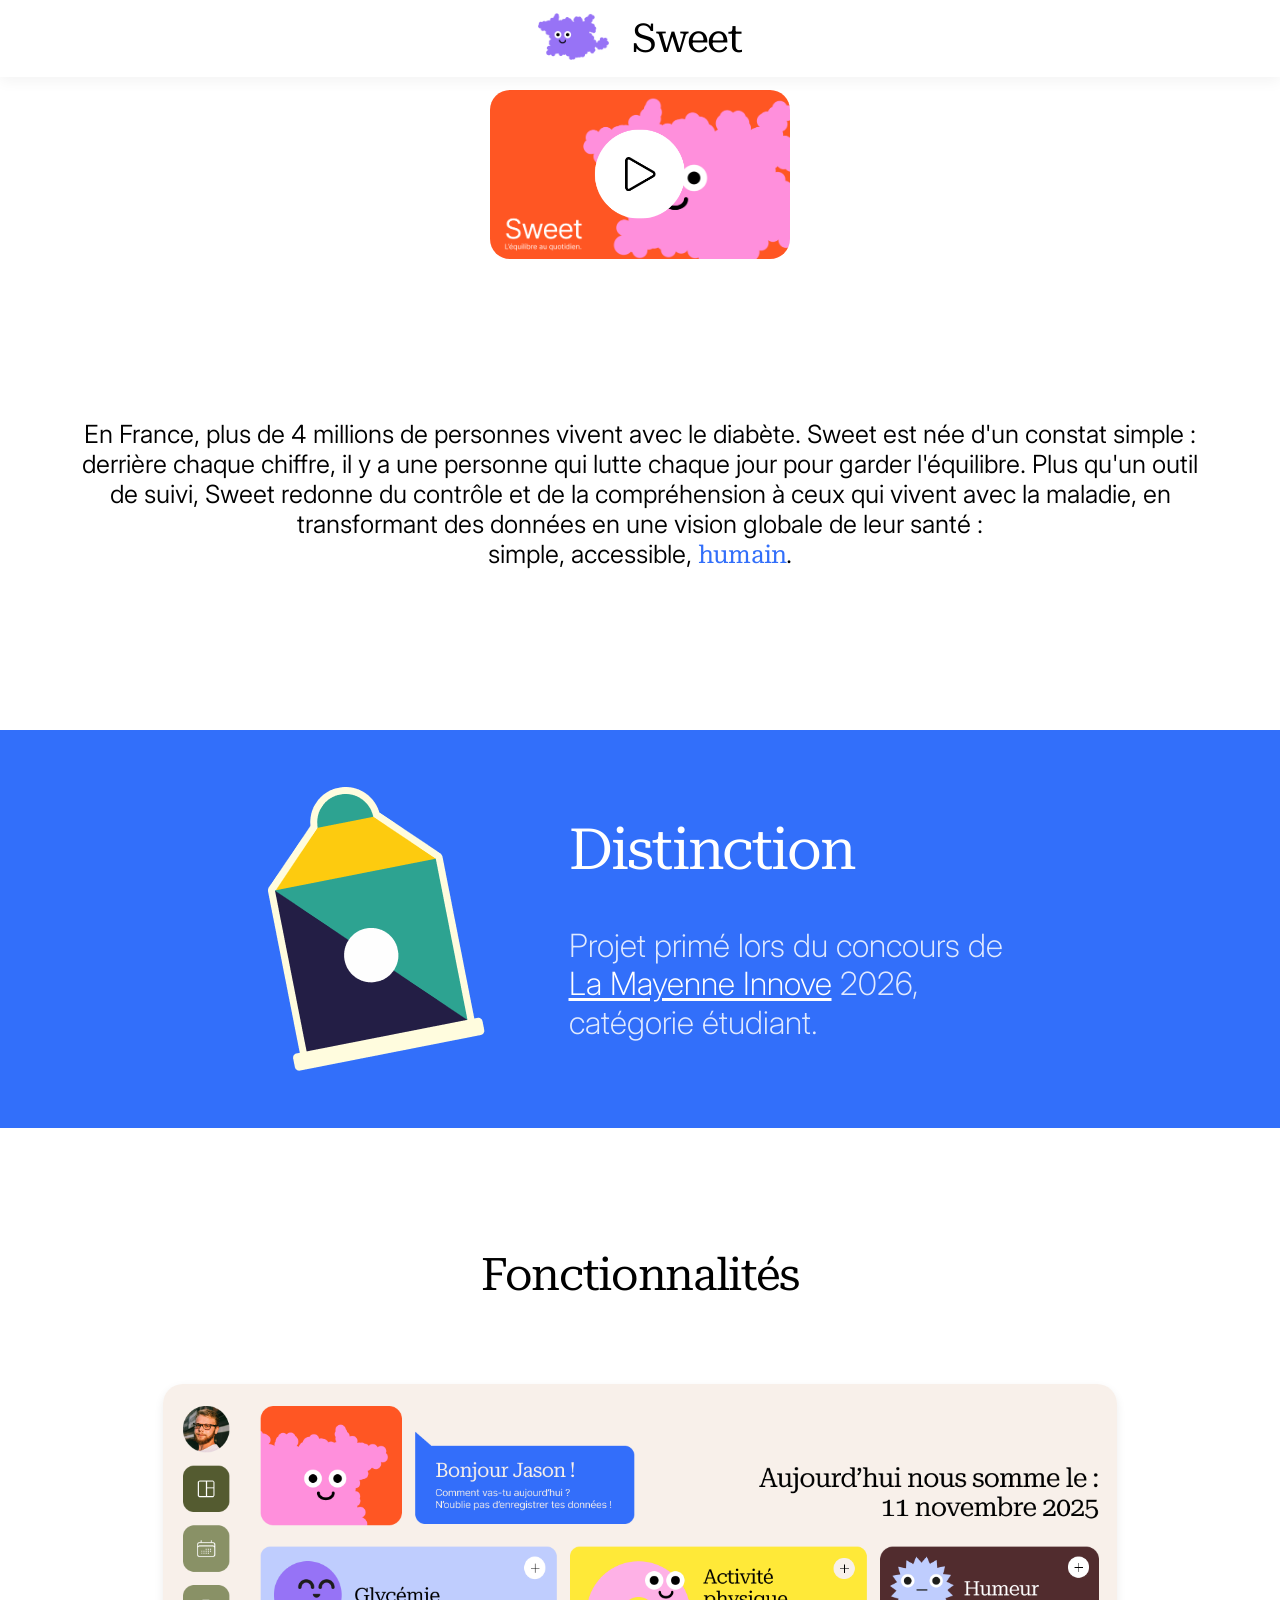
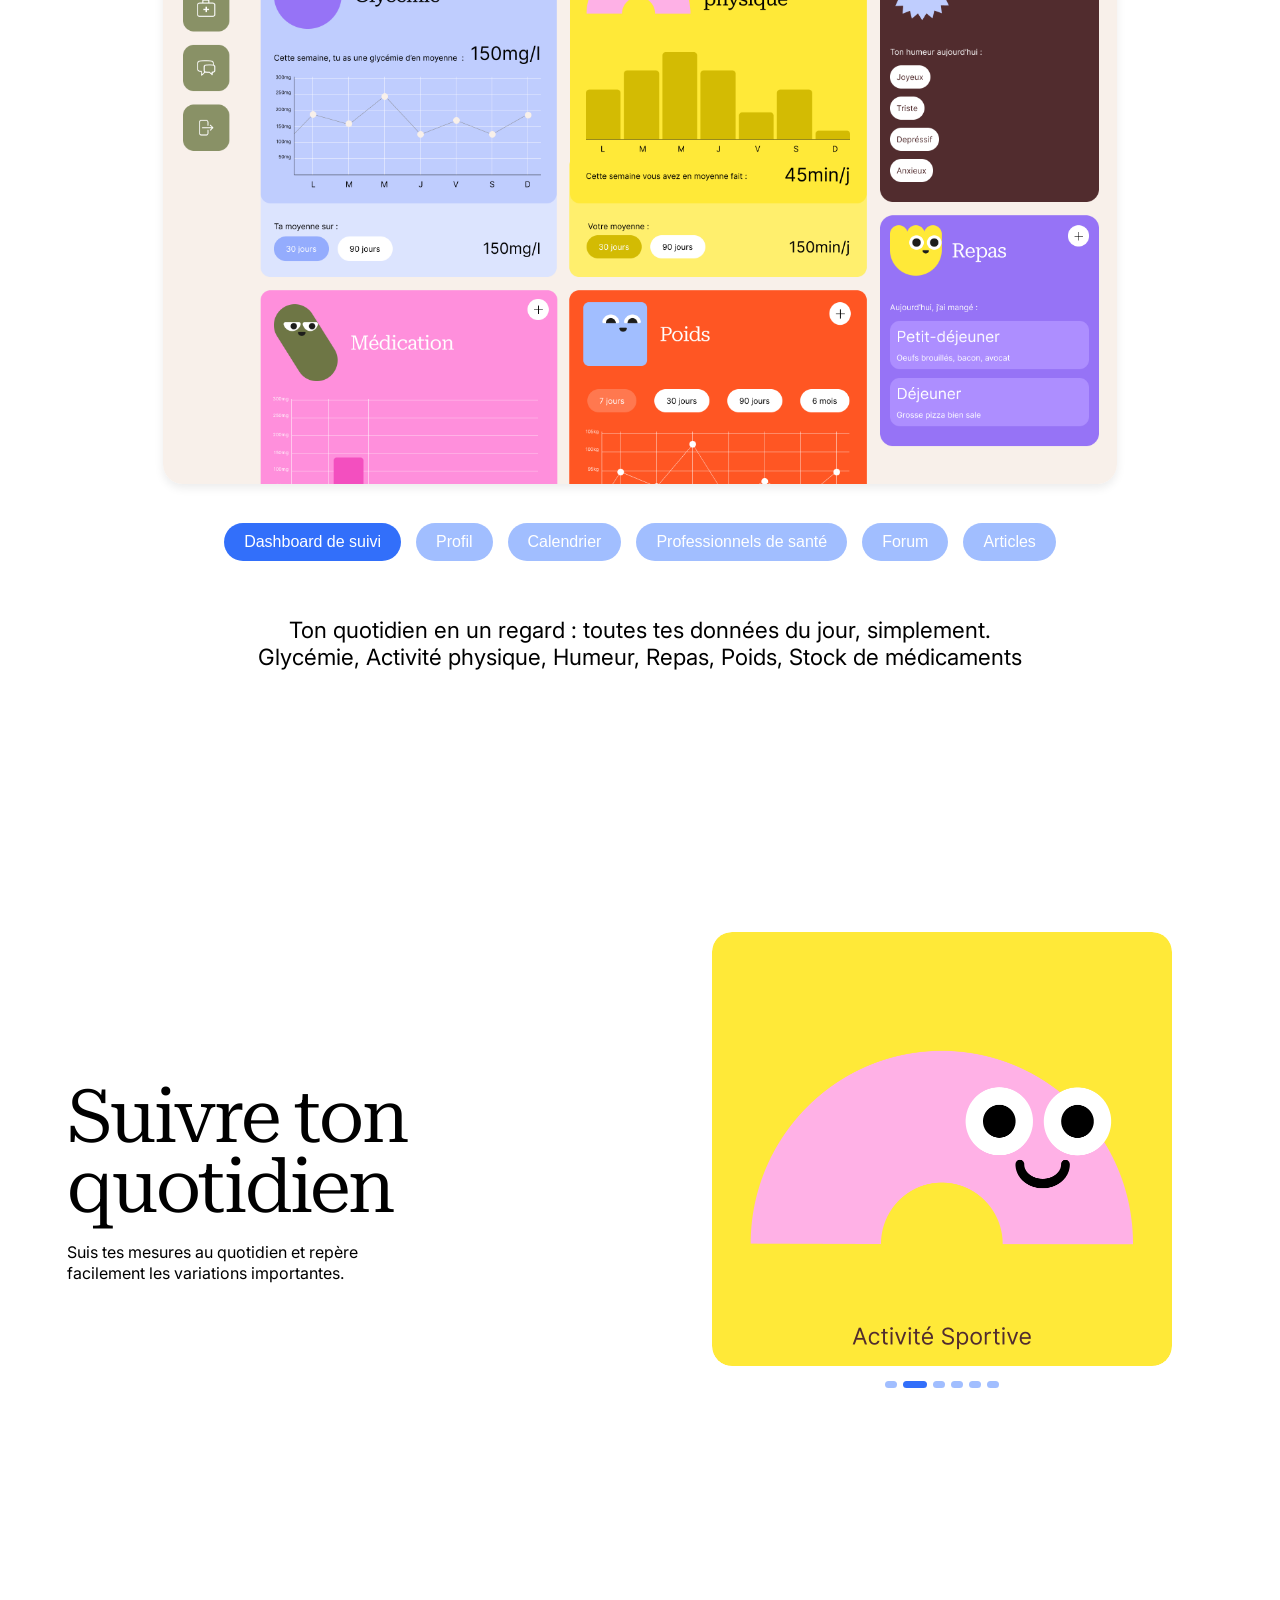
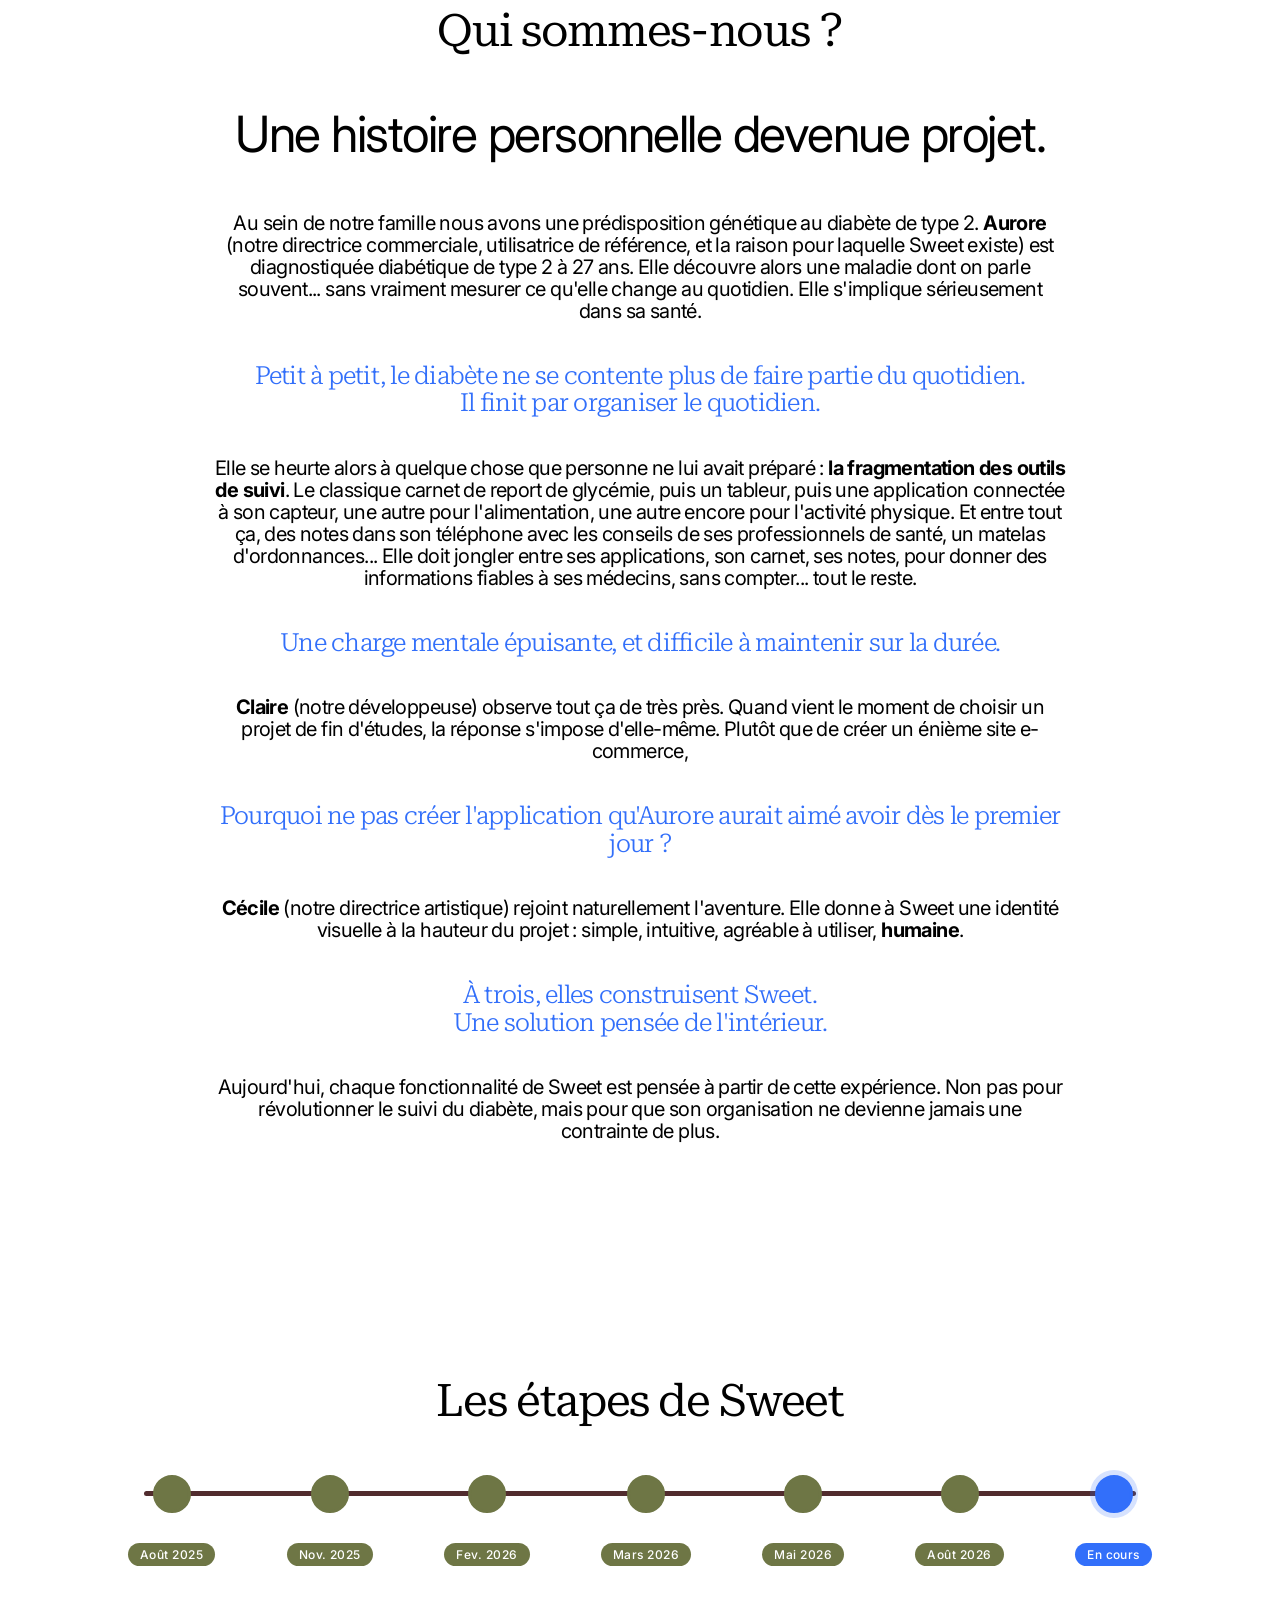
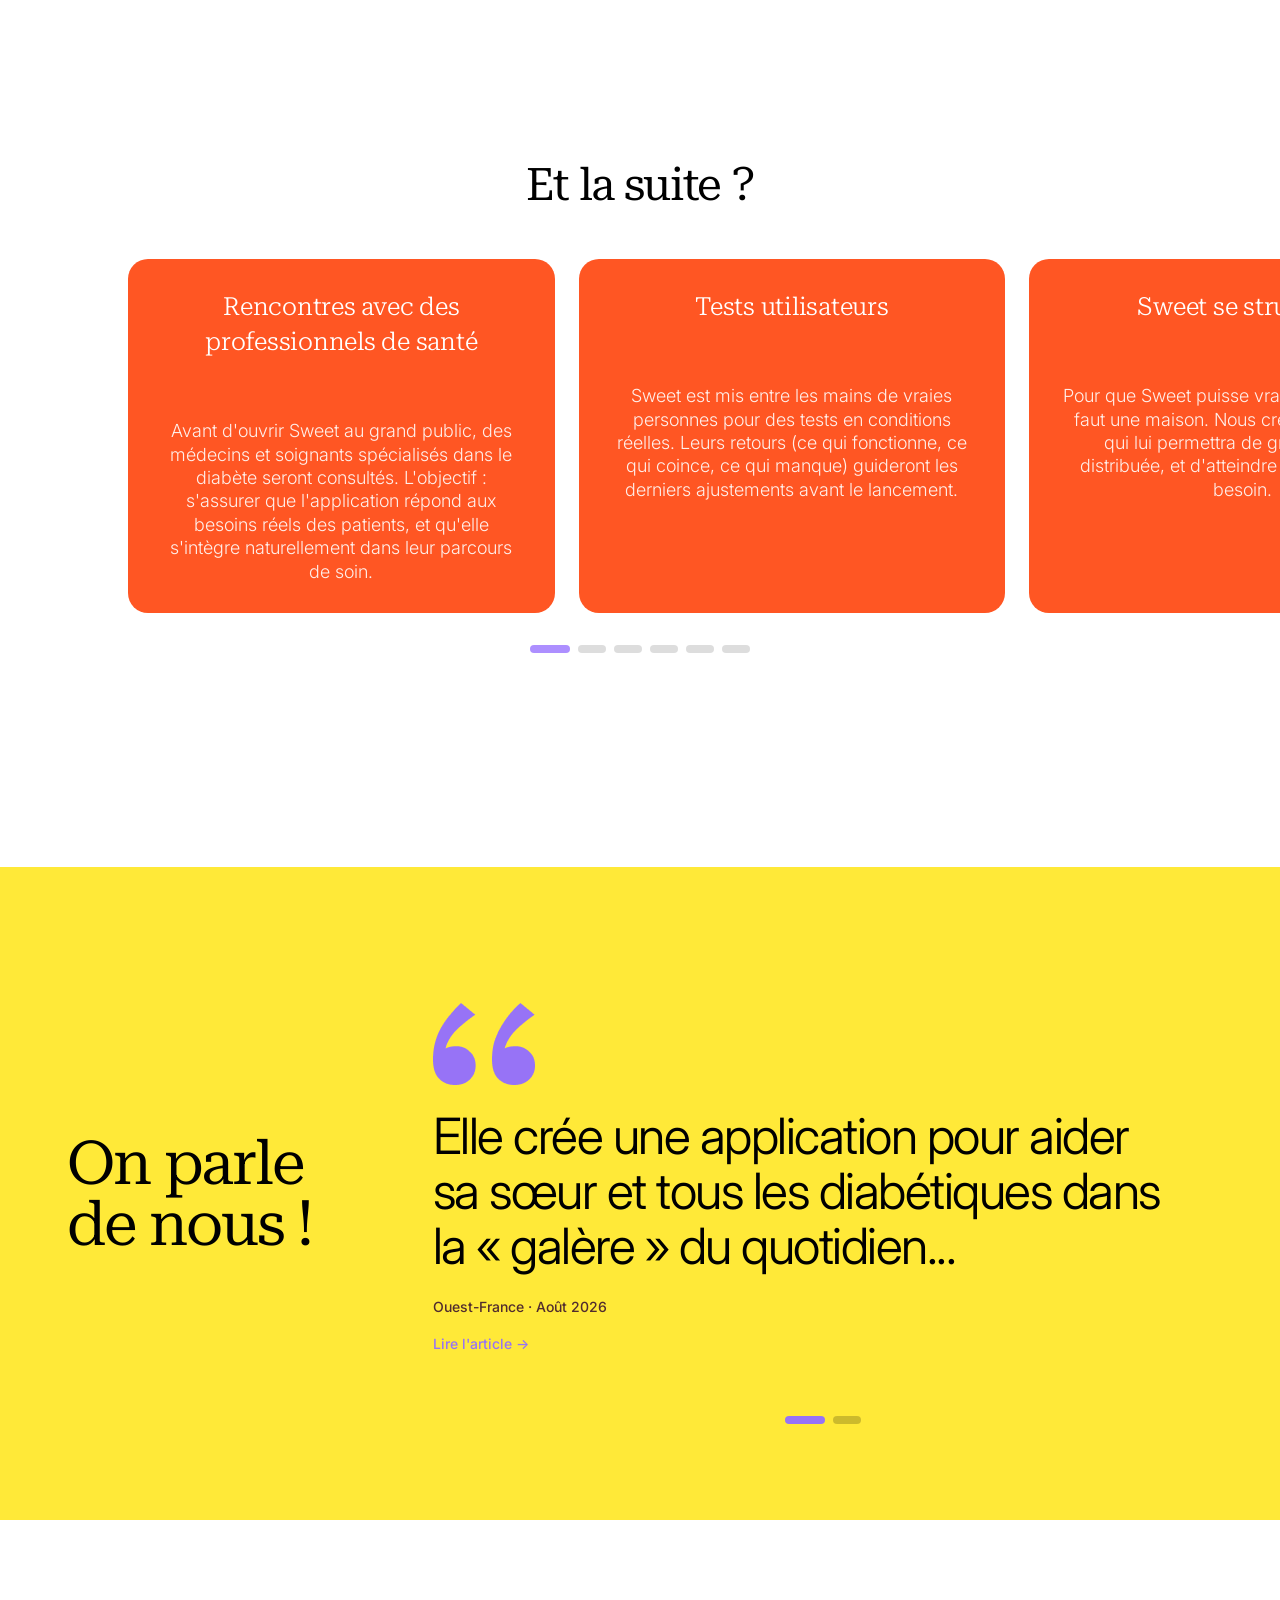
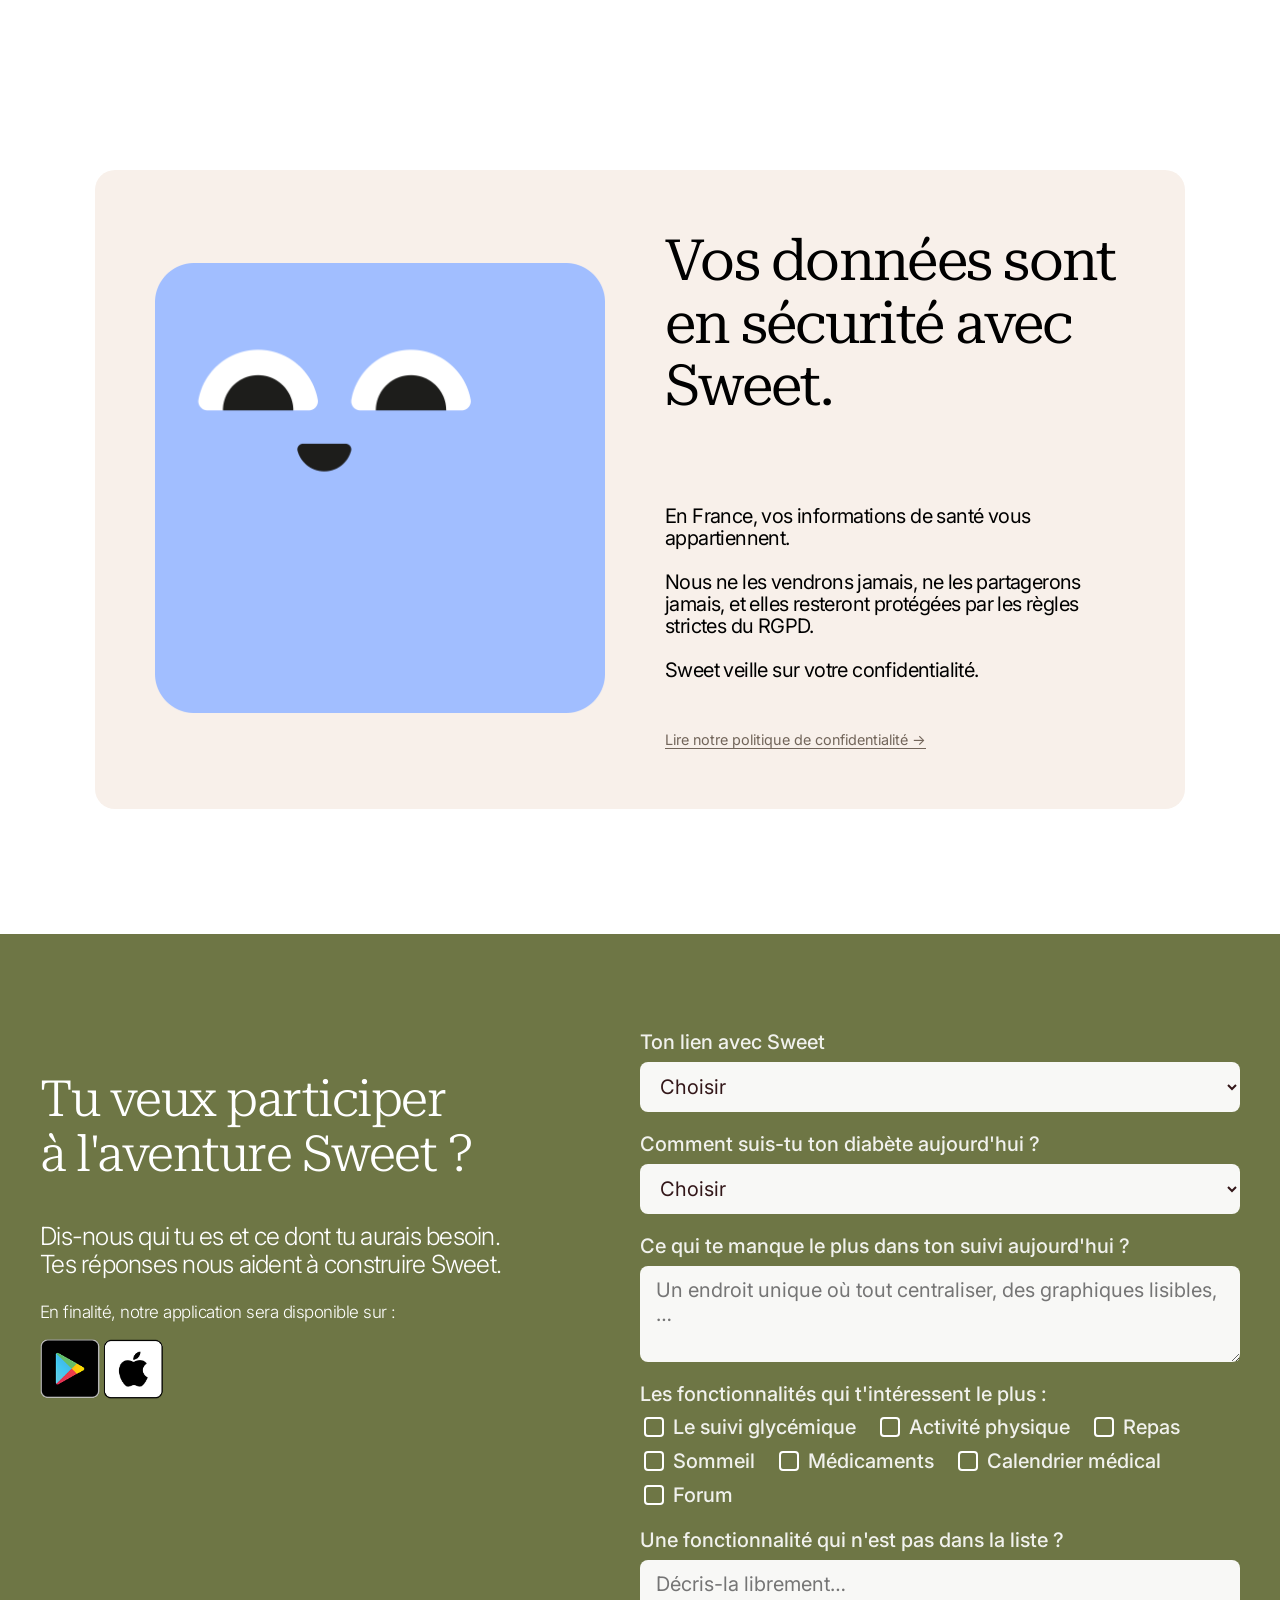
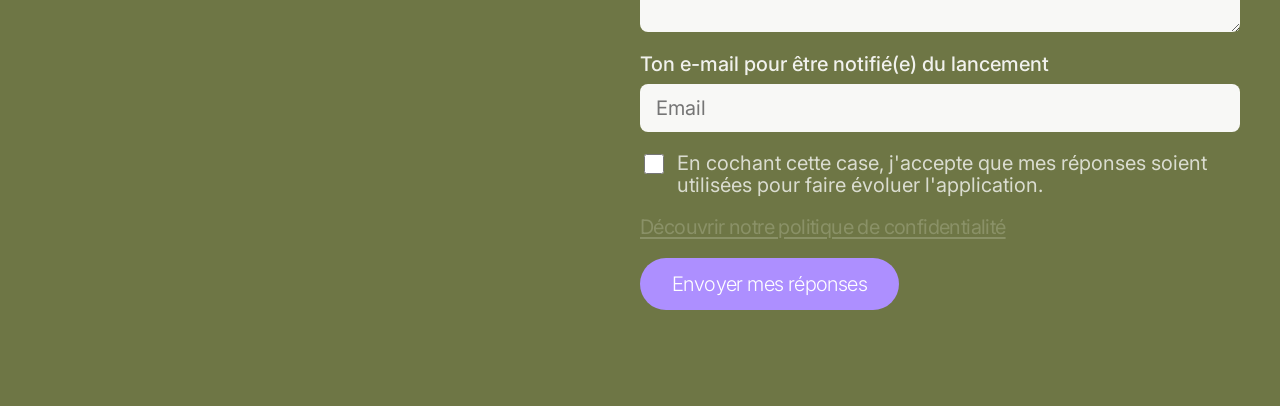
<file: index.html>
<!DOCTYPE html>
<html lang="fr">
  <head>
    <meta charset="UTF-8" />
    <link rel="icon" type="image/svg+xml" href="assets/favicon/favicon.webp" />
    <meta name="viewport" content="width=device-width, initial-scale=1.0" />
    <title>Sweet – Suivi du diabète, simple et humain</title>
    <meta name="description" content="Découvrez Sweet, le projet qui simplifie le suivi du diabète au quotidien. Notre histoire, nos fonctionnalités, et comment suivre l'aventure." />
    <link rel="preconnect" href="https://fonts.googleapis.com">
    <link rel="preconnect" href="https://fonts.gstatic.com" crossorigin>
    <link href="https://fonts.googleapis.com/css2?family=Inter:ital,opsz,wght@0,14..32,100..900;1,14..32,100..900&family=Roboto+Serif:ital,opsz,wght@0,8..144,100..900;1,8..144,100..900&family=Roboto:ital,wght@0,100..900;1,100..900&display=swap" rel="stylesheet">
    <link rel="stylesheet" href="styles/style.css">
  </head>

  <body>
    <!-- ========== HEADER ========== -->
    <header class="header">
      <div class="header__logo">
        <img src="assets/header/logo-header.png" alt="Logo Sweet">
      </div>
      <h1 class="header_title">Sweet</h1>
    </header>

    <main>
      <!-- ========== HERO ========== -->
      <section class="hero">
        <div class="hero__video-wrapper">
          <div class="hero__cover" id="heroCover">
            <img src="assets/hero/heroSectionDesktop.png" alt="Mascotte Sweet souriante">

            <!-- Bouton Play central : disparaît automatiquement avec le cover -->
            <button class="hero__btn hero__btn--play-trigger" aria-label="Lancer la vidéo">
              <img src="assets/icons/hero/icon-play-bold.png" alt="">
            </button>
          </div>

          <video id="heroVideo" playsinline>
            <source src="assets/video/presentation.mp4" type="video/mp4">
          </video>

          <div class="hero__controls">
            <button class="hero__btn" id="heroPlayBtn" aria-label="Lecture / Pause">
              <img src="assets/icons/hero/icon-pause.png" alt="" id="heroPlayIcon" />
            </button>

            <button class="hero__btn" id="heroVolumeBtn" aria-label="Son">
              <img src="assets/icons/hero/icon-volume-OFF.png" alt="" id="heroVolumeIcon" />
            </button>
          </div>
        </div>
      </section>

      <!-- ========== INTRO ========== -->
      <section class="intro">
        <div class="intro__container">
          <p>
            En France, plus de 4 millions de personnes vivent avec le diabète. Sweet est née d'un constat simple : derrière chaque chiffre, il y a une personne qui lutte chaque jour pour garder l'équilibre. Plus qu'un outil de suivi, Sweet redonne du contrôle et de la compréhension à ceux qui vivent avec la maladie, en transformant des données en une vision globale de leur santé :<br>
            simple, accessible, <span class="highlight">humain</span>.
          </p>
        </div>
      </section>

      <!-- ========== DISTINCTION ========== -->
      <section class="distinction">
        <div class="distinction__container">
          <img src="assets/distinction/trophee-LMI.png" alt="Trophée Mayenne Innove" class="distinction__badge" />

          <div class="distinction__content">
            <h2 class="distinction__title">Distinction</h2>

            <p class="distinction__text">
              Projet primé lors du concours de
              <a href="https://lamayenneinnove.ouest-france.fr/" target="_blank" rel="noopener">La Mayenne Innove</a> 2026,
              catégorie étudiant.
            </p>
          </div>
        </div>
      </section>

      <!-- ========== FONCTIONNALITÉS ========== -->
      <section class="features" id="features">
        <div class="features__container">
          <h2 class="features__title section-title">Fonctionnalités</h2>

          <div class="features__image">
            <img id="feature-image" src="assets/fonctionnalites/FonctionnaliteDashboard.png" alt="Aperçu du tableau de bord Sweet" />
          </div>

          <div class="features__tags">
            <button
              class="tag tag--active"
              data-image="assets/fonctionnalites/FonctionnaliteDashboard.png"
              data-text="Ton quotidien en un regard : toutes tes données du jour, simplement. Glycémie, Activité physique, Humeur, Repas, Poids, Stock de médicaments">
              Dashboard de suivi
            </button>

            <button
              class="tag"
              data-image="assets/fonctionnalites/fonctionnaliteProfil.png"
              data-text="Ton espace personnel : ajuste tes infos, tes médicaments et leurs quantités, garde le contrôle sur tes données.">
              Profil
            </button>

            <button
              class="tag"
              data-image="assets/fonctionnalites/FonctionnaliteCalendar.png"
              data-text="Ne perds plus le fil : retrouve, modifie, ajoute tes données, et rendez-vous au bon moment.">
              Calendrier
            </button>

            <button
              class="tag"
              data-image="assets/fonctionnalites/FonctionnaliteProfessionnelsDeSante.png"
              data-text="Tes médecins, note tes échanges, ajoute tes documents, suis l'évolution de tes rendez-vous, tout à portée de main.">
              Professionnels de santé
            </button>

            <button
              class="tag"
              data-image="assets/fonctionnalites/fonctionnaliteForum.png"
              data-text="Discute, partage et trouve des idées concrètes pour ton quotidien.">
              Forum
            </button>

            <button
              class="tag"
              data-image="assets/fonctionnalites/FonctionnaliteArticles.png"
              data-text="Des infos claires et utiles pour mieux vivre avec ton diabète.">
              Articles
            </button>
          </div>

          <p id="feature-description" class="features__description">
            Ton quotidien en un regard : toutes tes données du jour, simplement. Glycémie, Activité physique, Humeur, Repas, Poids, Stock de médicaments
          </p>
        </div>
      </section>

      <!-- ========== SUIVRE TON QUOTIDIEN ========== -->
      <section class="daily">
        <div class="daily__container">
          <div class="daily__text">
            <h2>Suivre ton quotidien</h2>

            <p>Suis tes mesures au quotidien et repère facilement les variations importantes.</p>
          </div>

          <div class="daily__carousel">
            <div class="carousel__track">
              <img src="assets/quotidien/FonctionnaliteGlycemie.png" alt="Suivi glycémie Sweet" class="carousel__item" />

              <img src="assets/quotidien/FonctionnaliteActiviteSportive.png" alt="Suivi activité sportive Sweet" class="carousel__item" />

              <img src="assets/quotidien/FonctionnaliteHumeur.png" alt="Suivi humeur Sweet" class="carousel__item" />

              <img src="assets/quotidien/FonctionnaliteMedication.png" alt="Suivi médicaments Sweet" class="carousel__item" />

              <img src="assets/quotidien/FonctionnalitePoids.png" alt="Suivi poids Sweet" class="carousel__item" />

              <img src="assets/quotidien/FonctionnaliteRepas.png" alt="Suivi repas Sweet" class="carousel__item" />
            </div>

            <div class="carousel__dots">
              <span class="dot dot--active"></span>

              <span class="dot"></span>

              <span class="dot"></span>

              <span class="dot"></span>

              <span class="dot"></span>

              <span class="dot"></span>
            </div>
          </div>
        </div>
      </section>

      <!-- ========== QUI SOMMES-NOUS ? ========== -->
      <section class="about" id="about">
        <div class="about__container">
          <h2 class="about__label section-title">Qui sommes-nous ?</h2>

          <p class="about__subtitle">Une histoire personnelle devenue projet.</p>

          <p class="about__body">
            Au sein de notre famille nous avons une prédisposition génétique au diabète de type 2.
            <strong>Aurore</strong> (notre directrice commerciale, utilisatrice de référence, et la raison pour laquelle Sweet existe) est diagnostiquée diabétique de type 2 à 27 ans. Elle découvre alors une maladie dont on parle souvent... sans vraiment mesurer ce qu'elle change au quotidien. Elle s'implique sérieusement dans sa santé.
          </p>

          <blockquote class="about__pull">
            Petit à petit, le diabète ne se contente plus de faire partie du quotidien.<br>
            Il finit par organiser le quotidien.
          </blockquote>

          <p class="about__body">
            Elle se heurte alors à quelque chose que personne ne lui avait préparé : <strong>la fragmentation des outils de suivi</strong>. Le classique carnet de report de glycémie, puis un tableur, puis une application connectée à son capteur, une autre pour l'alimentation, une autre encore pour l'activité physique. Et entre tout ça, des notes dans son téléphone avec les conseils de ses professionnels de santé, un matelas d'ordonnances... Elle doit jongler entre ses applications, son carnet, ses notes, pour donner des informations fiables à ses médecins, sans compter... tout le reste.
          </p>

          <blockquote class="about__pull">
            Une charge mentale épuisante, et difficile à maintenir sur la durée.
          </blockquote>

          <p class="about__body">
            <strong>Claire</strong> (notre développeuse) observe tout ça de très près. Quand vient le moment de choisir un projet de fin d'études, la réponse s'impose d'elle-même. Plutôt que de créer un énième site e-commerce,
          </p>

          <blockquote class="about__pull">
            Pourquoi ne pas créer l'application qu'Aurore aurait aimé avoir dès le premier jour ?
          </blockquote>

          <p class="about__body">
            <strong>Cécile</strong> (notre directrice artistique) rejoint naturellement l'aventure. Elle donne à Sweet une identité visuelle à la hauteur du projet : simple, intuitive, agréable à utiliser, <strong>humaine</strong>.
          </p>

          <p class="about__pull">
            À trois, elles construisent Sweet.<br>
            Une solution pensée de l'intérieur.
          </p>

          <p class="about__closing">
            Aujourd'hui, chaque fonctionnalité de Sweet est pensée à partir de cette expérience. Non pas pour révolutionner le suivi du diabète, mais pour que son organisation ne devienne jamais une contrainte de plus.
          </p>
        </div>
      </section>

      <!-- ========== TIMELINE ========== -->
      <section class="timeline" id="timeline">
        <h2 class="timeline__title section-title">Les étapes de Sweet</h2>

        <div class="timeline__track">
          <div class="timeline__items">
            <div class="timeline__item timeline__item--done">
              <div class="timeline__dot"></div>

              <span class="timeline__date">Août 2025</span>

              <div class="timeline__card">
                <h3 class="timeline__card-title">Projet de fin d'année</h3>

                <p class="timeline__card-text">En 6 semaines, une première version complète construite de zéro : dashboard, répertoire de soignants, blog.</p>
              </div>
            </div>

            <div class="timeline__item timeline__item--done">
              <div class="timeline__dot"></div>

              <span class="timeline__date">Nov. 2025</span>

              <div class="timeline__card">
                <h3 class="timeline__card-title">DemoDay Holberton</h3>

                <p class="timeline__card-text">Sweet est présenté devant les étudiants, ainsi que Mamadi Dioubaté Ingénieur/Développeur venu spécialement pour l'évènement afin de pouvoir donner un retour technique sur le projet. (Début de la présentation à 29:17)</p>

                <a href="https://www.youtube.com/watch?v=QkGpDPhvG8k&t=2104s" target="_blank" rel="noopener" class="timeline__link">Voir la vidéo →</a>
              </div>
            </div>

            <div class="timeline__item timeline__item--done">
              <div class="timeline__dot"></div>

              <span class="timeline__date">Fev. 2026</span>

              <div class="timeline__card">
                <h3 class="timeline__card-title">Blog Holberton School</h3>

                <p class="timeline__card-text">L'école consacre un article à Sweet parmi les réalisations notables de ses élèves.</p>

                <a href="https://www.holbertonschool.fr/post/de-safran-a-la-tech-le-parcours-de-claire-castan-et-la-naissance-de-sweet" target="_blank" rel="noopener" class="timeline__link">Lire l'article →</a>
              </div>
            </div>

            <div class="timeline__item timeline__item--done">
              <div class="timeline__dot"></div>

              <span class="timeline__date">Mars 2026</span>

              <div class="timeline__card">
                <h3 class="timeline__card-title">Sweet validé en formation</h3>

                <p class="timeline__card-text">Projet central de la soutenance RNCP5 DWWM, validé devant un jury de professionnels.</p>
              </div>
            </div>

            <div class="timeline__item timeline__item--done">
              <div class="timeline__dot"></div>

              <span class="timeline__date">Mai 2026</span>

              <div class="timeline__card">
                <h3 class="timeline__card-title">Prix étudiant La Mayenne Innove</h3>

                <p class="timeline__card-text">Sweet remporte la catégorie étudiante avec 49 % des votes du public.</p>
              </div>
            </div>

            <div class="timeline__item timeline__item--done">
              <div class="timeline__dot"></div>

              <span class="timeline__date">Août 2026</span>

              <div class="timeline__card">
                <h3 class="timeline__card-title">Sweet dans Ouest-France</h3>

                <p class="timeline__card-text">Sweet fait l'objet d'un article dans le quotidien régional le plus lu de France.</p>

                <a href="https://www.ouest-france.fr/economie/entreprises/trophees-mayenne-innove/elle-cree-une-application-pour-aider-sa-sur-et-tous-les-diabetiques-dans-la-galere-du-quotidien-0c1c0520-59d4-11f1-85b1-345c98c474fd" target="_blank" rel="noopener" class="timeline__link">Lire l'article →</a>
              </div>
            </div>

            <div class="timeline__item timeline__item--in-progress">
              <div class="timeline__dot"></div>

              <span class="timeline__date">En cours</span>

              <div class="timeline__card">
                <h3 class="timeline__card-title">Sweet s'améliore</h3>

                <p class="timeline__card-text">Refonte du code et ajout de deux nouvelles fonctionnalités : calendrier médical et forum.</p>
              </div>
            </div>
          </div>
        </div>
      </section>

      <!-- ========== ET LA SUITE ? ========== -->
      <section class="next" id="next">
        <h2 class="next__title section-title">Et la suite ?</h2>

        <div class="next__track" id="nextTrack">
          <div class="next__items">
            <div class="next__card">
              <h3 class="next__card-title">Rencontres avec des professionnels de santé</h3>

              <p class="next__card-text">Avant d'ouvrir Sweet au grand public, des médecins et soignants spécialisés dans le diabète seront consultés. L'objectif : s'assurer que l'application répond aux besoins réels des patients, et qu'elle s'intègre naturellement dans leur parcours de soin.</p>
            </div>

            <div class="next__card">
              <h3 class="next__card-title">Tests utilisateurs</h3>

              <p class="next__card-text">Sweet est mis entre les mains de vraies personnes pour des tests en conditions réelles. Leurs retours (ce qui fonctionne, ce qui coince, ce qui manque) guideront les derniers ajustements avant le lancement.</p>
            </div>

            <div class="next__card">
              <h3 class="next__card-title">Sweet se structure</h3>

              <p class="next__card-text">Pour que Sweet puisse vraiment exister, il lui faut une maison. Nous créons la structure qui lui permettra de grandir, d'être distribuée, et d'atteindre ceux qui en ont besoin.</p>
            </div>

            <div class="next__card">
              <h3 class="next__card-title">Lancement de l'application web</h3>

              <p class="next__card-text">Sweet ouvre ses portes. Les personnes inscrites sur la liste d'attente seront les premières à y avoir accès et à pouvoir tester l'application.</p>
            </div>

            <div class="next__card">
              <h3 class="next__card-title">Création de l'application mobile</h3>

              <p class="next__card-text">Sweet prend la forme d'une application mobile pour être toujours à portée de main. Conçue pour Android et iOS, elle accompagnera les patients partout dans leur quotidien.</p>
            </div>

            <div class="next__card">
              <h3 class="next__card-title">Lancement sur les stores</h3>

              <p class="next__card-text">Sweet est disponible en téléchargement sur l'App Store et Google Play. L'application rejoint l'écosystème mobile et devient accessible à tous.</p>
            </div>
          </div>
        </div>

        <div class="next__dots" id="nextDots">
          <button class="next__dot next__dot--active" data-index="0" aria-label="Carte 1"></button>
          <button class="next__dot" data-index="1" aria-label="Carte 2"></button>
          <button class="next__dot" data-index="2" aria-label="Carte 3"></button>
          <button class="next__dot" data-index="3" aria-label="Carte 4"></button>
          <button class="next__dot" data-index="4" aria-label="Carte 5"></button>
          <button class="next__dot" data-index="5" aria-label="Carte 6"></button>
        </div>
      </section>

      <!-- ========== ON PARLE DE NOUS ========== -->
      <section class="press" id="press">
        <div class="press__container">
          <h2 class="press__title">On parle<br>de nous !</h2>

          <div class="press__cards-wrapper">
            <div class="press__cards" id="pressCards">
              <div class="press__card">
                <img src="assets/presse/quote.png" class="press__quote-icon" />

                <blockquote class="press__excerpt">
                  Elle crée une application pour aider sa sœur et tous les diabétiques dans la « galère » du quotidien...
                </blockquote>

                <div class="press__meta">
                  <span class="press__source">Ouest-France · Août 2026</span>

                  <a href="https://www.ouest-france.fr/economie/entreprises/trophees-mayenne-innove/elle-cree-une-application-pour-aider-sa-sur-et-tous-les-diabetiques-dans-la-galere-du-quotidien-0c1c0520-59d4-11f1-85b1-345c98c474fd" target="_blank" rel="noopener" class="press__link">Lire l'article →</a>
                </div>
              </div>

              <div class="press__card">
                <img src="assets/presse/quote.png" class="press__quote-icon" />

                <blockquote class="press__excerpt">
                  SWEET : une application de suivi de santé pensée pour les personnes diabétiques...
                </blockquote>

                <div class="press__meta">
                  <span class="press__source">Blog Holberton School · Février 2026</span>
                    <a href="https://www.holbertonschool.fr/post/de-safran-a-la-tech-le-parcours-de-claire-castan-et-la-naissance-de-sweet" target="_blank" rel="noopener" class="press__link">Lire l'article →</a>
                </div>
              </div>
            </div>

            <div class="press__dots" id="pressDots">
              <button class="press__dot press__dot--active" data-index="0" aria-label="Article 1"></button>

              <button class="press__dot" data-index="1" aria-label="Article 2"></button>
            </div>
          </div>
        </div>
      </section>

      <!-- ========== SÉCURITÉ DES DONNÉES ========== -->
      <section class="security">
        <div class="security__container">
          <div class="security__image">
            <img src="assets/Securite.png" alt="Illustration sécurité Sweet" />
          </div>

          <div class="security__content">
            <h2 class="security__title">Vos données sont en sécurité avec Sweet.</h2>

            <p class="security__text">
              En France, vos informations de santé vous appartiennent.<br><br> Nous ne les vendrons jamais, ne les partagerons jamais, et elles resteront protégées par les règles strictes du RGPD.<br><br> Sweet veille sur votre confidentialité.
            </p>

            <a href="mentions-legales.html" class="security__link">Lire notre politique de confidentialité →</a>
          </div>
        </div>
      </section>

      <!-- ========== CONTACT ========== -->
      <section class="contact" id="contact">
        <div class="contact__container">
          <div class="contact__intro">
            <h2 class="contact__title">Tu veux participer<br>à l'aventure Sweet ?</h2>

            <p class="contact__desc">
                Dis-nous qui tu es et ce dont tu aurais besoin.<br>
                Tes réponses nous aident à construire Sweet.
            </p>

            <p class="contact__stores-label">En finalité, notre application sera disponible sur :</p>

            <div class="contact__stores">
              <img src="assets/contact/DisponibleApp.png" alt="App Store" />
            </div>
          </div>

          <form class="contact__form" action="https://formspree.io/f/mnpqbden" method="POST">
            <div class="contact__field">
              <label for="profil">Ton lien avec Sweet</label>

              <select id="profil" name="profil" required>
                <option value="" disabled selected>Choisir</option>
                <option value="concerne">Je suis concerné(e) par le diabète</option>
                <option value="proche">Je suis proche aidant(e)</option>
                <option value="pro-sante">Je suis professionnel(le) de santé</option>
                <option value="curieux">Je suis curieux/curieuse du projet</option>
              </select>
            </div>

            <div class="contact__field">
              <label for="suivi">Comment suis-tu ton diabète aujourd'hui ?</label>

              <select id="suivi" name="suivi">
                <option value="" disabled selected>Choisir</option>
                <option value="papier">Carnet papier</option>
                <option value="tableur">Tableur (Excel, Google Sheets…)</option>
                <option value="app">Une autre application</option>
                <option value="capteur">Un capteur connecté</option>
                <option value="rien">Je ne suis pas encore</option>
              </select>
            </div>

            <div class="contact__field">
              <label for="manque">Ce qui te manque le plus dans ton suivi aujourd'hui ?</label>

              <textarea id="manque" name="manque" rows="3" placeholder="Un endroit unique où tout centraliser, des graphiques lisibles, …"></textarea>
            </div>

            <div class="contact__field">
              <label>Les fonctionnalités qui t'intéressent le plus :</label>

              <div class="contact__checkboxes">
                <label class="contact__checkbox"><input type="checkbox" name="feature" value="glycemie" /> Le suivi glycémique</label>

                <label class="contact__checkbox"><input type="checkbox" name="feature" value="activite" /> Activité physique</label>

                <label class="contact__checkbox"><input type="checkbox" name="feature" value="repas" /> Repas</label>

                <label class="contact__checkbox"><input type="checkbox" name="feature" value="sommeil" /> Sommeil</label>

                <label class="contact__checkbox"><input type="checkbox" name="feature" value="medicaments" /> Médicaments</label>

                <label class="contact__checkbox"><input type="checkbox" name="feature" value="calendrier" /> Calendrier médical</label>

                <label class="contact__checkbox"><input type="checkbox" name="feature" value="forum" /> Forum</label>
              </div>
            </div>

            <div class="contact__field">
              <label for="feature-autre">Une fonctionnalité qui n'est pas dans la liste ?</label>

              <textarea id="feature-autre" name="feature-autre" rows="2"
                    placeholder="Décris-la librement…"></textarea>
            </div>

            <div class="contact__field">
              <label for="email">Ton e-mail pour être notifié(e) du lancement</label>

              <input type="email" id="email" name="email" placeholder="Email" required />
            </div>

            <label class="contact__rgpd">
              <input type="checkbox" name="consentement" required />
                En cochant cette case, j'accepte que mes réponses soient utilisées pour faire évoluer l'application.
            </label>

            <a href="mentions-legales.html#confidentialite" target="_blank" class="contact__ml">Découvrir notre politique de confidentialité</a>


            <button type="submit" class="contact__submit">Envoyer mes réponses</button>
          </form>
        </div>
      </section>
    </main>
    <script src="scripts/hero.js"></script>
    <script src="scripts/features.js"></script>
    <script src="scripts/daily.js"></script>
    <script src="scripts/nextSteps.js"></script>
    <script src="scripts/reviews.js"></script>
    <script src="scripts/presse.js"></script>
  </body>
</html>
</file>
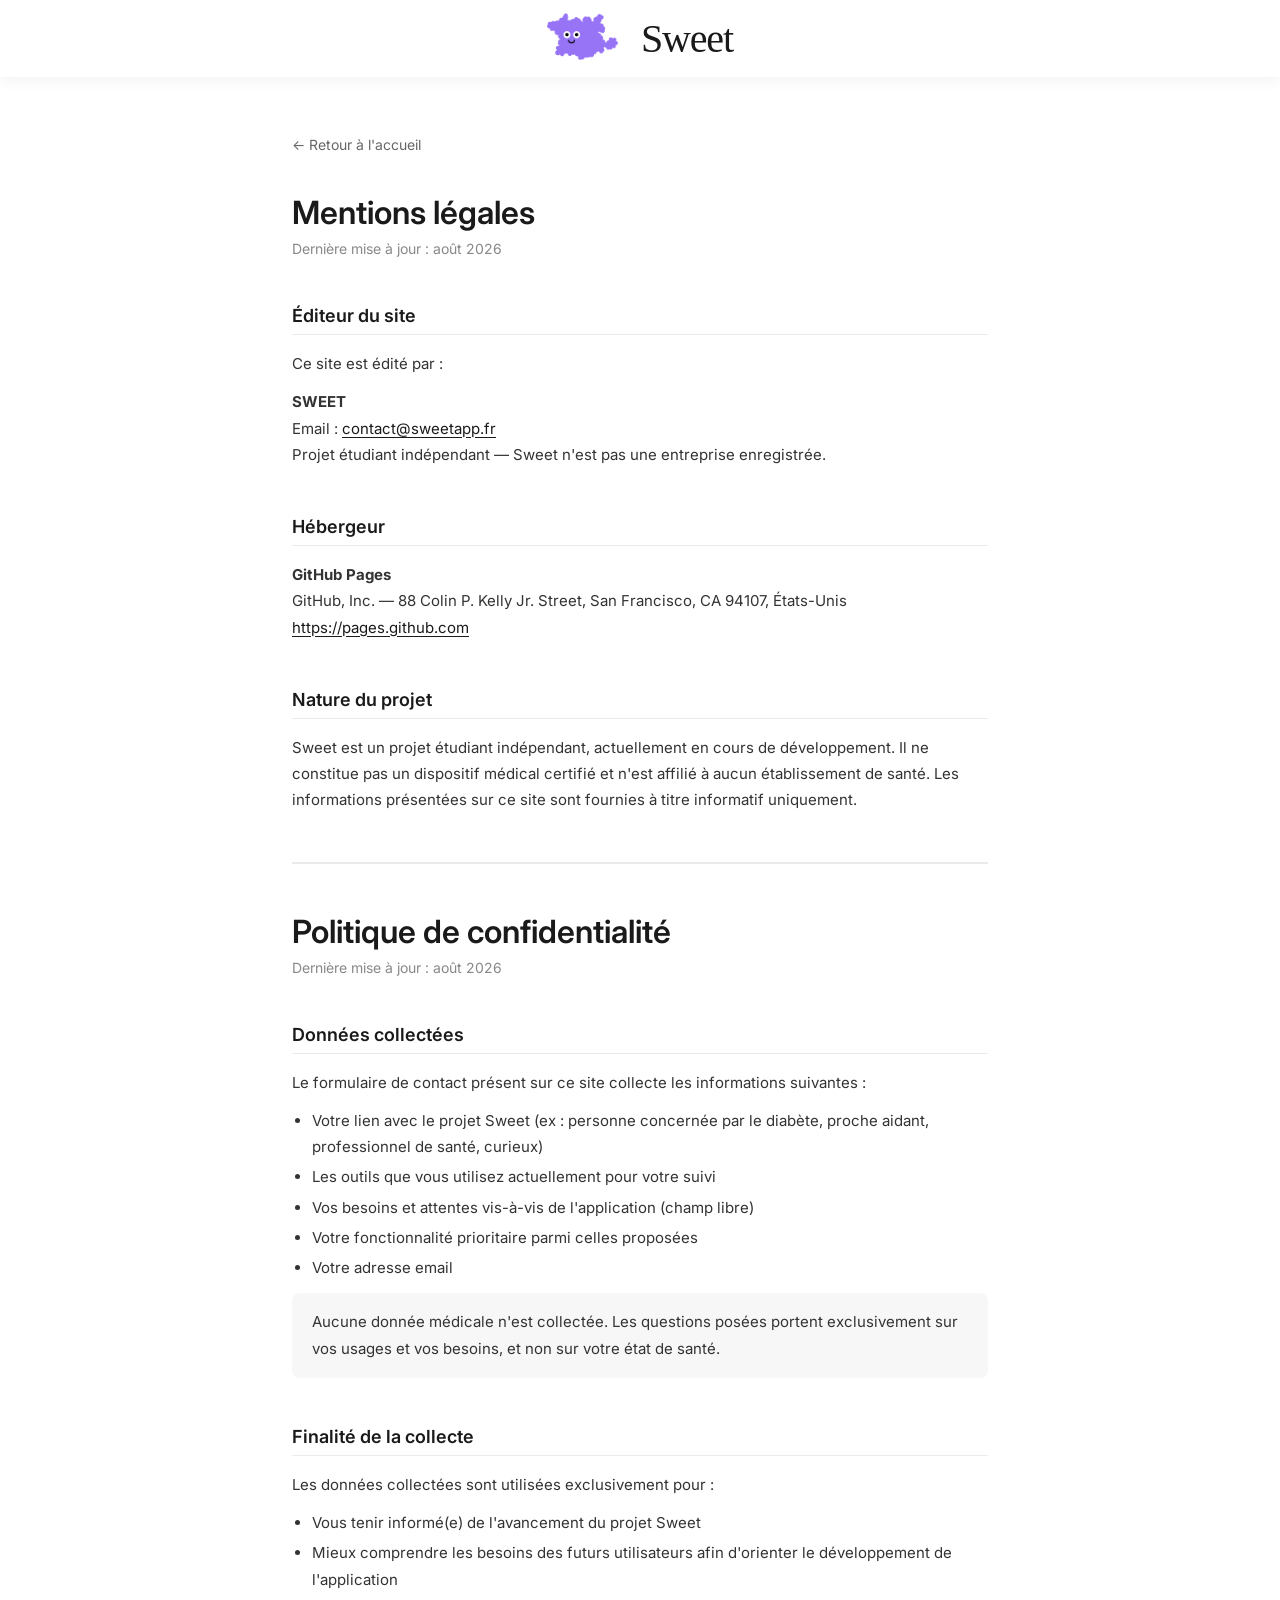
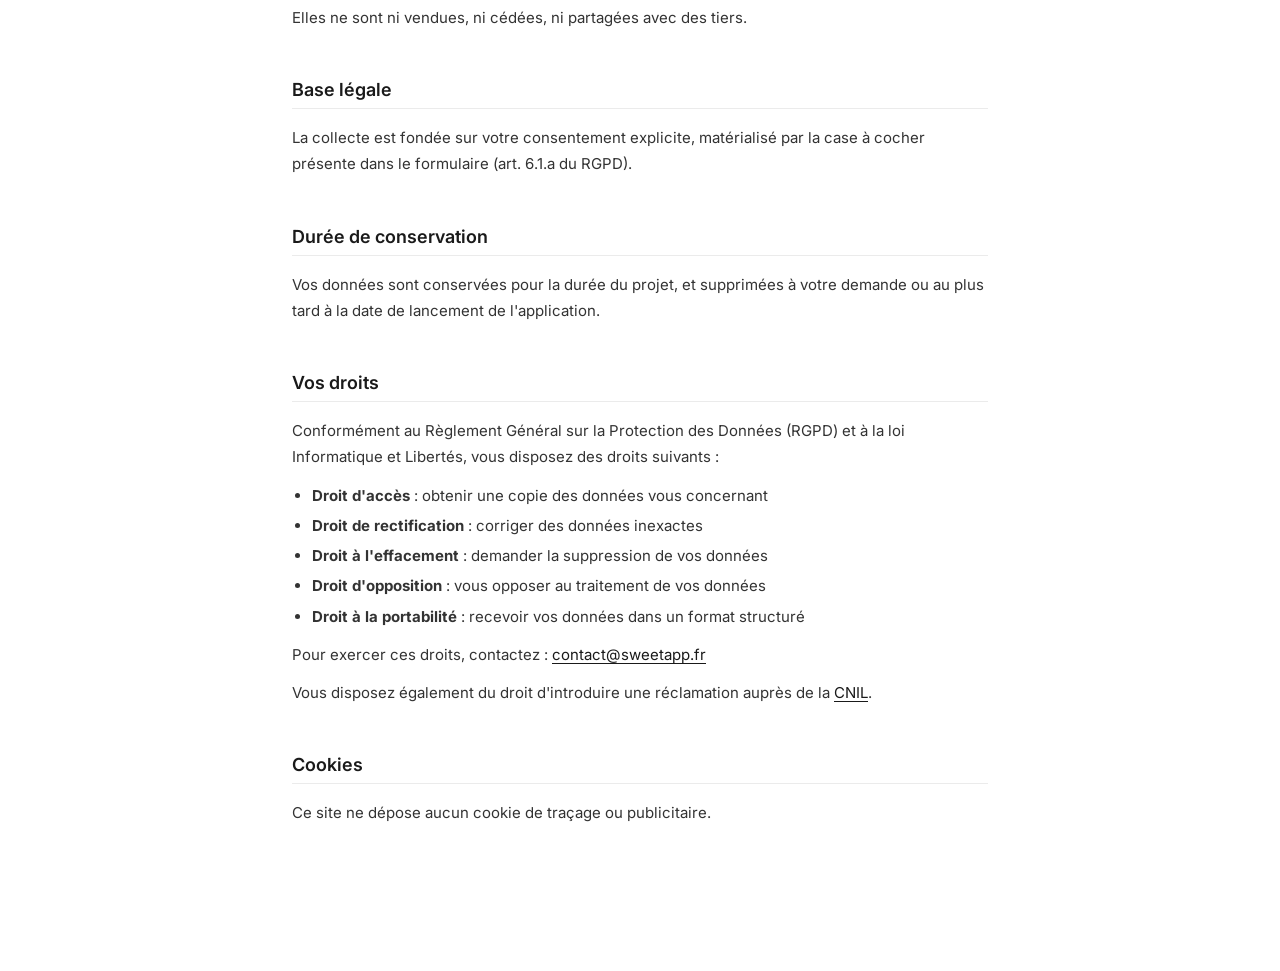
<file: mentions-legales.html>
<!DOCTYPE html>
<html lang="fr">
  <head>
    <meta charset="UTF-8" />
    <meta name="viewport" content="width=device-width, initial-scale=1.0" />
    <title>Mentions légales – Sweet</title>
    <link rel="icon" type="image/svg+xml" href="assets/favicon/favicon.webp" />
    <link href="https://fonts.googleapis.com/css2?family=Inter:wght@300;400;500;600;700&display=swap" rel="stylesheet">
    <link rel="stylesheet" href="styles/style.css">
    <style>
      * {
        box-sizing: border-box;
        margin: 0;
        padding: 0;
      }

      body {
        font-family: 'Inter', sans-serif;
        color: #1a1a1a;
        background-color: #ffffff;
      }

      .legal {
        max-width: 760px;
        margin: 0 auto;
        margin-top: 70px;
        padding: 4rem 2rem 6rem;
      }

      .legal__back {
        display: inline-block;
        margin-bottom: 2.5rem;
        font-size: 0.875rem;
        color: #666;
        text-decoration: none;
      }

      .legal__back:hover {
        color: #1a1a1a;
      }

      .legal__title {
        font-size: 2rem;
        font-weight: 600;
        margin-bottom: 0.5rem;
      }

      .legal__updated {
        font-size: 0.875rem;
        color: #888;
        margin-bottom: 3rem;
      }

      .legal__section {
        margin-bottom: 3rem;
      }

      .legal__section h2 {
        font-size: 1.125rem;
        font-weight: 600;
        margin-bottom: 1rem;
        padding-bottom: 0.5rem;
        border-bottom: 1px solid #ebebeb;
      }

      .legal__section h3 {
        font-size: 1rem;
        font-weight: 500;
        margin: 1.5rem 0 0.5rem;
      }

      .legal__section p {
        font-size: 0.9375rem;
        line-height: 1.75;
        color: #333;
        margin-bottom: 0.75rem;
      }

      .legal__section ul {
        padding-left: 1.25rem;
        margin-bottom: 0.75rem;
      }

      .legal__section ul li {
        font-size: 0.9375rem;
        line-height: 1.75;
        color: #333;
        margin-bottom: 0.25rem;
      }

      .legal__section a {
        color: #1a1a1a;
        text-underline-offset: 3px;
      }

      .legal__section a:hover {
        opacity: 0.7;
      }

      .legal__divider {
        border: none;
        border-top: 2px solid #ebebeb;
        margin: 3rem 0;
      }

      .legal__disclaimer {
        background: #f7f7f7;
        border-radius: 8px;
        padding: 1rem 1.25rem;
        font-size: 0.875rem;
        color: #555;
        line-height: 1.6;
      }
    </style>
  </head>

  <body>
    <!-- HEADER -->
    <header class="header">
      <div class="header__logo">
        <img src="assets/header/logo-header.png" alt="Logo Sweet">
      </div>
      <h1 class="header_title">Sweet</h1>
    </header>

    <main class="legal">
      <a class="legal__back" href="index.html">← Retour à l'accueil</a>

      <!-- ========== MENTIONS LÉGALES ========== -->
      <h1 class="legal__title">Mentions légales</h1>
      <p class="legal__updated">Dernière mise à jour : août 2026</p>
      <div class="legal__section">
        <h2>Éditeur du site</h2>
        <p>Ce site est édité par :</p>
        <p>
          <strong>SWEET</strong><br />
          Email : <a href="mailto:contact@sweetapp.fr">contact@sweetapp.fr</a><br />
          Projet étudiant indépendant — Sweet n'est pas une entreprise enregistrée.
        </p>
      </div>

      <div class="legal__section">
        <h2>Hébergeur</h2>
        <p>
          <strong>GitHub Pages</strong><br />
          GitHub, Inc. — 88 Colin P. Kelly Jr. Street, San Francisco, CA 94107, États-Unis<br />
          <a href="https://pages.github.com" target="_blank" rel="noopener">https://pages.github.com</a>
        </p>
      </div>

      <div class="legal__section">
        <h2>Nature du projet</h2>
        <p>
          Sweet est un projet étudiant indépendant, actuellement en cours de développement.
          Il ne constitue pas un dispositif médical certifié et n'est affilié à aucun établissement de santé.
          Les informations présentées sur ce site sont fournies à titre informatif uniquement.
        </p>
      </div>

      <hr class="legal__divider" id="confidentialite" />

      <!-- ========== POLITIQUE DE CONFIDENTIALITÉ ========== -->
      <h1 class="legal__title">Politique de confidentialité</h1>
      <p class="legal__updated">Dernière mise à jour : août 2026</p>

      <div class="legal__section">
        <h2>Données collectées</h2>
        <p>Le formulaire de contact présent sur ce site collecte les informations suivantes :</p>
        <ul>
          <li>Votre lien avec le projet Sweet (ex : personne concernée par le diabète, proche aidant, professionnel de santé, curieux)</li>
          <li>Les outils que vous utilisez actuellement pour votre suivi</li>
          <li>Vos besoins et attentes vis-à-vis de l'application (champ libre)</li>
          <li>Votre fonctionnalité prioritaire parmi celles proposées</li>
          <li>Votre adresse email</li>
        </ul>
        <p class="legal__disclaimer">
          Aucune donnée médicale n'est collectée. Les questions posées portent exclusivement
          sur vos usages et vos besoins, et non sur votre état de santé.
        </p>
      </div>

      <div class="legal__section">
        <h2>Finalité de la collecte</h2>
        <p>Les données collectées sont utilisées exclusivement pour :</p>
        <ul>
          <li>Vous tenir informé(e) de l'avancement du projet Sweet</li>
          <li>Mieux comprendre les besoins des futurs utilisateurs afin d'orienter le développement de l'application</li>
        </ul>
        <p>Elles ne sont ni vendues, ni cédées, ni partagées avec des tiers.</p>
      </div>

      <div class="legal__section">
        <h2>Base légale</h2>
        <p>
          La collecte est fondée sur votre consentement explicite, matérialisé par la case à cocher
          présente dans le formulaire (art. 6.1.a du RGPD).
        </p>
      </div>

      <div class="legal__section">
        <h2>Durée de conservation</h2>
        <p>
          Vos données sont conservées pour la durée du projet, et supprimées à votre demande
          ou au plus tard à la date de lancement de l'application.
        </p>
      </div>

      <div class="legal__section">
        <h2>Vos droits</h2>
        <p>
          Conformément au Règlement Général sur la Protection des Données (RGPD) et à la loi
          Informatique et Libertés, vous disposez des droits suivants :
        </p>
        <ul>
          <li><strong>Droit d'accès</strong> : obtenir une copie des données vous concernant</li>
          <li><strong>Droit de rectification</strong> : corriger des données inexactes</li>
          <li><strong>Droit à l'effacement</strong> : demander la suppression de vos données</li>
          <li><strong>Droit d'opposition</strong> : vous opposer au traitement de vos données</li>
          <li><strong>Droit à la portabilité</strong> : recevoir vos données dans un format structuré</li>
        </ul>
        <p>
          Pour exercer ces droits, contactez :
          <a href="mailto:contact@sweetapp.fr">contact@sweetapp.fr</a>
        </p>
        <p>
          Vous disposez également du droit d'introduire une réclamation auprès de la
          <a href="https://www.cnil.fr" target="_blank" rel="noopener">CNIL</a>.
        </p>
      </div>

      <div class="legal__section">
        <h2>Cookies</h2>
        <p>Ce site ne dépose aucun cookie de traçage ou publicitaire.</p>
      </div>
    </main>
  </body>
</html>
</file>
<file: styles/style.css>
/* ----------------------------
   VARIABLES & RESET
-----------------------------*/
:root {
  /* Couleurs */
  --color-primary: #326FFA;
  --color-secondary: #A1BEFF;
  --color-accent: #AD8FFF;
  --color-orange: #FF5623;
  --color-pink: #FF8FDC;
  --color-bg: #F8F0EA;
  --color-dark: #331719;
  --color-text: #000;

  /* Typographie */
  --font-main: 'Inter', sans-serif;
  --font-serif: 'Roboto Serif', serif;
  --ls-tight: -0.03em;
  --lh-tight: 1.1;

  /* Layout */
  --max-width: 1146px;
  --border-radius-card: 20px;

  /* Hero */
  --hero-play-trigger-size: clamp(60px, 8vw, 120px);
}

.section-title {
  font-family: var(--font-serif);
  font-size: 45px;
  font-weight: 400;
  letter-spacing: var(--ls-tight);
  text-align: center;
  margin: 0 0 48px;
}

@media (max-width: 768px) {
  .section-title {
    font-size: 27px;
  }
}

body {
  display: flex;
  flex-direction: column;
  gap: 20px;
  margin: 0;
  font-family: var(--font-main);
  color: var(--color-text);
  background: #fff;
}

/* ----------------------------
   HEADER
-----------------------------*/
.header {
  position: fixed;
  top: 0;
  left: 0;
  right: 0;
  background: #fff;
  box-shadow: 0 4px 14px rgba(0, 0, 0, 0.05);
  display: flex;
  justify-content: center;
  align-items: center;
  gap: 23px;
  z-index: 1000;
}

.header__logo img {
  height: 47px;
  width: auto;
}

.header_title {
  font-family: var(--font-serif);
  font-weight: 400;
  font-size: 40px;
  letter-spacing: var(--ls-tight);
  margin: 15px 0;
}

@media (max-width: 768px) {
  .header_title {
    font-size: 30px;
  }
}

/* ----------------------------
   HERO
-----------------------------*/
.hero {
  display: flex;
  justify-content: center;
  margin: 90px 40px 0px 40px;
  background: #fff;
}

/* Vidéo */
.hero__video-wrapper {
  position: relative;
  aspect-ratio: 16 / 9;
  max-height: calc(100vh - 110px);
  overflow: hidden;
  background: #fff;
}

.hero__cover {
  position: absolute;
  inset: 0;
  z-index: 2;
  transition: opacity 0.6s ease;
}

.hero__cover img {
  width: 100%;
  height: 100%;
  object-fit: cover;
  border-radius: var(--border-radius-card);
}

.hero__cover--hidden {
  opacity: 0;
  pointer-events: none;
}

#heroVideo {
  width: 100%;
  height: 100%;
  object-fit: cover;
  display: block;
  border-radius: var(--border-radius-card);
}

/* Contrôles */
.hero__btn {
  background: none;
  border: none;
  width: 36px;
  height: auto;
  display: flex;
  align-items: center;
  justify-content: center;
  cursor: pointer;
  transition: background 0.2s ease;
}

.hero__controls {
  position: absolute;
  bottom: 20px;
  right: 24px;
  z-index: 3;
  display: flex;
  justify-content: flex-end;
  gap: 5px;
  opacity: 0;
  pointer-events: none;
  transition: opacity 0.3s ease;
}

.hero__controls--visible {
  opacity: 1;
  pointer-events: auto;
}

.hero__btn--play-trigger {
  position: absolute;
  top: 50%;
  left: 50%;
  transform: translate(-50%, -50%);
  width: var(--hero-play-trigger-size); /* écrase le width:30% hérité de .hero__btn */
}

.hero__btn img {
  width: 100%;
  height: auto;
}

@media (max-width: 768px) {
  .hero {
    margin: 100px 20px 0px 20px;
  }

  .hero__btn {
    width: 60%;
  }

  .hero__controls {
    flex-direction: column;
    bottom: 10px;
    right: 5px;
    gap: 5px;
  }

  .hero__controls--visible {
    display: flex;
    align-items: flex-end;
  }

  .hero__btn--play-trigger {
    width: var(--hero-play-trigger-size);
  }
}

/* ----------------------------
   SECTION INTRODUCTION
-----------------------------*/
.intro {
  padding: 135px 40px;
  display: flex;
  flex-direction: column;
  align-items: center;
  gap: 40px;
  background: #fff;
}

.intro__container {
  max-width: var(--max-width);
  text-align: center;
}

.intro__container p {
  font-family: var(--font-main);
  font-style: normal;
  font-size: 25px;
  font-weight: 350;
  line-height: 120%;
  color: var(--color-text);
}

.highlight {
  font-family: var(--font-serif);
  letter-spacing: var(--ls-tight);
  color: var(--color-primary);
  font-weight: 400;
}

@media (max-width: 768px) {
  .intro {
    padding: 70px 20px;
  }

  .intro__container p {
    font-size: 17px;
  }
}

/* ----------------------------
   DISTINCTION
-----------------------------*/
.distinction {
  background: var(--color-primary);
  overflow: visible;
  position: relative;
  z-index: 2;
}

.distinction__container {
  max-width: var(--max-width);
  margin: 0 auto;
  padding: 86px 0px;
  display: flex;
  align-items: center;
  justify-content: center;
  gap: 84px;
}

.distinction__badge {
  width: 217px;
  height: auto;
  flex-shrink: 0;
  margin-top: -30px;
  margin-bottom: -30px;
}

.distinction__content {
  width: 444px;
  height: auto;

}

.distinction__title {
  font-family: var(--font-serif);
  font-size: 57px;
  font-weight: 400;
  letter-spacing: var(--ls-tight);
  color: #fff;
  margin: 0 0 44px;
}

.distinction__text {
  font-size: 32px;
  font-weight: 250;
  color: rgba(255, 255, 255, 0.85);
  margin: 0;
  line-height: 1.2;
}

.distinction__text a {
  color: #fff;
  text-underline-offset: 3px;
}

@media (max-width: 768px) {
  .distinction__container {
    flex-direction: column;
    text-align: center;
  }

  .distinction__badge {
    width: 117px;
  }

  .distinction__content {
    width: 250px;
  }
  .distinction__title {
    font-size: 37px;
    margin-bottom: 20px;
  }

  .distinction__text {
    font-size: 16px;
  }
}

/* ----------------------------
   SECTION FONCTIONNALITÉS
-----------------------------*/
.features {
  padding: 120px 40px;
  display: flex;
  justify-content: center;
  align-items: center;
}

.features__container {
  max-width: var(--max-width);
  width: 100%;
  text-align: center;
  display: flex;
  flex-direction: column;
  align-items: center;
  gap: 35px;
}

.features__title {
  color: var(--color-text);
}

.features__image img {
  width: 100%;
  max-width: 1200px;
  max-height: 700px;
  border-radius: var(--border-radius-card);
  box-shadow: 0 4px 10px rgba(0, 0, 0, 0.08);
}

.features__tags {
  display: flex;
  flex-wrap: wrap;
  justify-content: center;
  gap: 15px;
}

.tag {
  padding: 10px 20px;
  border: none;
  border-radius: 1000px;
  background: var(--color-secondary);
  color: white;
  font-size: 1rem;
  cursor: pointer;
  transition: background-color 0.2s ease, transform 0.2s ease;
}

.tag:hover {
  transform: translateY(-2px);
  background: #7fa7ff;
}

.tag--active {
  background: var(--color-primary);
}

.features__description {
  font-size: 1.4rem;
  font-weight: 400;
  color: var(--color-text);
  max-width: 800px;
  margin-top: 20px;
}

@media (max-width: 768px) {
  .features {
    padding: 50px 20px 0 20px;
  }

  .features__title {
    margin-bottom: 20px;
  }

  .features__description {
    font-size: 16px;
    margin: 0;
  }

  .features__tags {
    gap: 9px;
  }

  .tag {
    font-size: 0.85rem;
    padding: 8px 12px;
  }
}

/* ----------------------------
   QUOTIDIEN - CARROUSEL
-----------------------------*/
.daily {
  padding: 120px 40px;
  display: flex;
  justify-content: center;
}

.daily__container {
  max-width: var(--max-width);
  width: 100%;
  display: flex;
  align-items: center;
  justify-content: space-between;
  gap: 60px;
}

.daily__text {
  flex: 1;
}

.daily__text h2 {
  font-family: var(--font-serif);
  font-size: 74px;
  font-weight: 400;
  line-height: 70px;
  letter-spacing: var(--ls-tight);
  margin-bottom: 20px;
}

.daily__text p {
  width: 60%;
  line-height: 130%;
}

.daily__carousel {
  flex: 1;
  display: flex;
  flex-direction: column;
  align-items: center;
  gap: 15px;
}

.carousel__track {
  width: 460px;
  height: auto;
  overflow: hidden;
  border-radius: var(--border-radius-card);
  position: relative;
}

.carousel__item {
  width: 100%;
  display: none;
  border-radius: var(--border-radius-card);
}

.carousel__item.active {
  display: block;
  animation: fade 1s ease-in-out;
}

.carousel__dots {
  display: flex;
  justify-content: center;
  gap: 6px;
}

.dot {
  width: 12px;
  height: 7px;
  border-radius: 6px;
  background: var(--color-secondary);
  transition: all 0.3s ease;
}

.dot--active {
  width: 24px;
  background: var(--color-primary);
}

@keyframes fade {
  from { opacity: 0; }
  to { opacity: 1; }
}

@media (max-width: 768px) {
  .daily {
    padding: 50px 20px;
  }
  .daily__container {
    flex-direction: column;
    text-align: center;
    gap: 35px;
  }

  .daily__text h2 {
    font-size: 27px;
  }

  .daily__text p {
    font-size: 16px;
    width: 100%;
  }

  .carousel__track {
    width: 90%;
  }
}

/* ----------------------------
   QUI SOMMES-NOUS ?
-----------------------------*/
.about {
    background: #fff;
    padding: 96px 40px;
}

.about__container {
    max-width: 850px;
    margin: 0 auto;
    text-align: center;
}

.about__subtitle {
    font-family: var(--font-main);
    font-size: 50px;
    font-weight: 400;
    line-height: var(--lh-tight);
    letter-spacing: var(--ls-tight);
}

.about__lead {
    font-size: 1.25rem;
    font-weight: 400;
    color: var(--color-dark);
    line-height: 1.6;
    margin: 0 0 32px;
}

.about__body {
    font-family: var(--font-main);
    font-weight: 400;
    font-size: 20px;
    line-height: var(--lh-tight);
    letter-spacing: var(--ls-tight);
    margin: 0 0 24px;
    text-align: center;
}

.about__pull {
    font-family: var(--font-serif);
    font-weight: 300;
    font-size: 25px;
    line-height: var(--lh-tight);
    letter-spacing: var(--ls-tight);
    color: var(--color-primary);
    margin: 40px 0;
}

.about__closing {
    font-family: var(--font-main);
    font-size: 20px;
    font-weight: 400;
    line-height: var(--lh-tight);
    letter-spacing: var(--ls-tight);
    margin: 40px 0 40px;
    text-align: center;
}

@media (max-width: 768px) {
  .about {
    padding: 50px 20px;
  }

  .about__subtitle {
    font-size: 30px;
  }

  .about__body {
    font-size: 16px;
  }

  .about__pull {
    font-size: 20px;
  }

  .about__closing {
    font-size: 16px
  }
}

/* ----------------------------
   TIMELINE
-----------------------------*/
.timeline {
  padding: 96px 0;
  background: #fff;
}

/* Track — 80% de la fenêtre, centré */
.timeline__track {
  width: 80vw;
  margin: 0 auto;
  position: relative;
}

/* Items — répartis en space-between */
.timeline__items {
  display: flex;
  justify-content: space-between;
  align-items: flex-start;
  position: relative;
}

/* Ligne horizontale — du centre du 1er dot au centre du dernier */
.timeline__items::before {
  content: '';
  position: absolute;
  top: 16px; /* moitié de la hauteur du dot (32px) */
  left: 16px;
  right: 16px;
  height: 5px;
  background: #512C2E;
  border-radius: 30px;
  z-index: 0;
}

/* Item */
.timeline__item {
  display: flex;
  flex-direction: column;
  align-items: center;
  position: relative;
  z-index: 1;
  gap: 20px;
}

/* Dot */
.timeline__dot {
  width: 32px;
  height: 32px;
  border-radius: 50%;
  background: #fff;
  border: 3px solid #ccc;
  z-index: 1;
  flex-shrink: 0;
  transition: transform 0.2s ease;
  cursor: pointer;
}

.timeline__item--done .timeline__dot {
  background: #6E7645;
  border-color: #6E7645;
}

.timeline__item--in-progress .timeline__dot {
  background: var(--color-primary);
  border-color: var(--color-primary);
  box-shadow: 0 0 0 5px rgba(50, 111, 250, 0.2);
}

/* Card — positionnée en absolu pour ne pas perturber la ligne */
.timeline__card {
  position: absolute;
  top: calc(32px + 10px + 28px + 16px); /* dot + margin-top + pill height + gap */
  width: 200px;
  background: #fff;
  border: 1px solid #ebebeb;
  border-radius: 12px;
  padding: 16px;
  box-sizing: border-box;
  opacity: 0;
  visibility: hidden;
  transform: translateY(8px);
  transition: opacity 0.25s ease, transform 0.25s ease, visibility 0.25s;
}

.timeline__item--done .timeline__card {
  background: #C8D5B9;
}

.timeline__item--in-progress .timeline__card {
  background: #DCE4FF;
}

/* Survol */
.timeline__item:hover .timeline__dot {
  transform: scale(1.2);
}
.timeline__item:hover::after {
  opacity: 1;
}

.timeline__item:hover .timeline__card {
  opacity: 1;
  visibility: visible;
  transform: translateY(0);
}

/* Débordement des cards aux extrémités */
.timeline__item:first-child .timeline__card {
  left: 0;
}

.timeline__item:last-child .timeline__card {
  right: 0;
  left: auto;
}

/* Contenu card */
.timeline__date {
  display: inline-block;
  margin-top: 10px;
  padding: 4px 12px;
  border-radius: var(--border-radius-card);
  font-size: 0.75rem;
  font-weight: 500;
  letter-spacing: 0.04em;
  background: #6E7645;
  color: #fff;
  white-space: nowrap;
}

.timeline__item--done .timeline__date {
  color: #fff;
}

.timeline__item--in-progress .timeline__date {
  background: var(--color-primary);
}

.timeline__card-title {
  font-size: 0.9375rem;
  font-weight: 600;
  color: var(--color-dark);
  margin: 0 0 8px;
  line-height: 1.3;
}

.timeline__card-text {
  font-size: 0.8125rem;
  color: #555;
  line-height: 1.6;
  margin: 0;
}

.timeline__link {
  display: inline-block;
  margin-top: 10px;
  font-size: 0.8125rem;
  font-weight: 500;
  color: #6E7645;
  text-decoration: none;
}

.timeline__link:hover {
  text-decoration: underline;
}

@media (max-width: 768px) {
  .timeline {
    overflow-x: hidden;
    padding: 30px 0;
  }

  .timeline__track {
    width: 100%;
    overflow-x: scroll;
    -webkit-overflow-scrolling: touch;
    scrollbar-width: none;
    scroll-snap-type: x mandatory;
    padding: 16px 0;
  }

  .timeline__track::-webkit-scrollbar {
    display: none;
  }

  .timeline__items {
    justify-content: flex-start;
    gap: 16px;
    padding: 0 24px;
    width: max-content;
  }

  .timeline__item {
    width: 75vw;
    flex-shrink: 0;
    scroll-snap-align: center;
  }

  /* Afficher les cards en permanence sur mobile (pas de hover) */
  .timeline__card {
    position: relative;
    top: auto;
    opacity: 1;
    visibility: visible;
    transform: none;
    margin-top: 16px;
    width: 100%;
  }
}

/* ----------------------------
   ET LA SUITE ?
-----------------------------*/
.next {
  padding: 96px 0 64px;
  background: #fff;
  overflow: hidden;
}

/* Track scroll */
.next__track {
  overflow-x: auto;
  scroll-snap-type: x mandatory;
  -webkit-overflow-scrolling: touch;
  scrollbar-width: none;
  padding: 0 10vw;
  cursor: grab;
}

.next__track::-webkit-scrollbar {
  display: none;
}
.next__track:active {
  cursor: grabbing;
}

/* Items row */
.next__items {
  display: flex;
  gap: 24px;
  width: max-content;
}

/* Card */
.next__card {
  width: calc(100vw / 3);
  min-width: 280px;
  background: var(--color-orange);
  border-radius: var(--border-radius-card);
  padding: 30px 30px;
  box-sizing: border-box;
  scroll-snap-align: center;
  display: flex;
  flex-direction: column;
  gap: 60px;
  text-align: center;
}

.next__card-title {
  font-family: var(--font-serif);
  font-size: 25px;
  font-weight: 300;
  letter-spacing: -0.01em;
  color: #fff;
  margin: 0;
  line-height: 1.4;
}

.next__card-text {
  font-family: var(--font-main);
  font-size: 18px;
  font-weight: 300;
  color: rgba(255, 255, 255, 0.9);
  line-height: 130%;
  margin: 0;
}

/* Dots */
.next__dots {
  display: flex;
  justify-content: center;
  gap: 8px;
  margin-top: 32px;
}

.next__dot {
  width: 28px;
  height: 8px;
  border-radius: 4px;
  border: none;
  background: #ddd;
  cursor: pointer;
  transition: background 0.2s ease, width 0.2s ease;
  padding: 0;
}

.next__dot--active {
  background: var(--color-accent);
  width: 40px;
}

@media (max-width: 768px) {
  .next {
    padding-top: 50px;
  }

  .next__card {
    width: calc(100vw / 2);
    min-width: 80vw;
    padding: 45px 20px;
  }

  .next__track {
    padding: 0 10vw;
  }

  .next__card-title {
    font-size: 20px;
  }

  .next__card-text {
    font-size: 16px;
  }
}

/* ----------------------------
   ON PARLE DE NOUS
-----------------------------*/
.press {
  background: #FFE938;
  margin-top: 150px;
  padding: 96px 40px;
}

.press__container {
  max-width: var(--max-width);
  margin: 0 auto;
  display: flex;
  align-items: center;
  gap: 80px;
}

.press__title {
  font-family: var(--font-serif);
  font-size: 61px;
  font-weight: 400;
  line-height: 100%;
  letter-spacing: var(--ls-tight);
  margin: 0;
  flex-shrink: 0;
}

.press__cards-wrapper {
  flex: 1;
  min-width: 0;
}

/* Scroll container */
.press__cards {
  display: flex;
  overflow: hidden;
  scroll-snap-type: x mandatory;
  scrollbar-width: none;
}

.press__cards::-webkit-scrollbar {
  display: none;
}

/* Card */
.press__card {
  min-width: 100%;
  border-radius: var(--border-radius-card);
  padding: 40px;
  box-sizing: border-box;
  scroll-snap-align: start;
  display: flex;
  flex-direction: column;
  gap: 24px;
}

.press__quote-icon {
  width: 102px;
}

.press__excerpt {
  font-family: var(--font-main);
  font-size: 50px;
  line-height: var(--lh-tight);
  letter-spacing: var(--ls-tight);
  font-weight: 350;
  margin: 0;
  padding: 0;
  border: none;
}

.press__meta {
  display: flex;
  flex-direction: column;
  gap: 20px;
}

.press__source {
  font-size: 0.875rem;
  font-weight: 500;
  color: #512C2E;
}

.press__link {
  font-size: 0.875rem;
  font-weight: 500;
  color: #9773F6;
  text-decoration: none;
}

.press__link:hover {
  text-decoration: underline;
}

/* Dots */
.press__dots {
  display: flex;
  justify-content: center;
  gap: 8px;
  margin: 24px 0 0 40px;
}

.press__dot {
  width: 28px;
  height: 8px;
  border-radius: 4px;
  border: none;
  background: rgba(0, 0, 0, 0.2);
  cursor: pointer;
  transition: background 0.2s ease, width 0.2s ease;
  padding: 0;
}

.press__dot--active {
  background: #9773F6;
  width: 40px;
}

@media (max-width: 768px) {
  .press {
    margin-top: 50px;
    padding: 64px 20px;
  }

  .press__container {
    flex-direction: column;
    gap: 40px;
  }

  .press__cards-wrapper {
    width: 100%;
  }

  .press__title {
    font-size: 27px;
  }

  .press__excerpt {
    font-size: 25px;
  }

  .press__dots {
    margin: 20px 0;
  }
}

/* ----------------------------
   SECTION SÉCURITÉ DES DONNÉES
-----------------------------*/
.security {
  margin-top: 250px;
  display: flex;
  justify-content: center;
}

.security__container {
  width: fit-content;
  max-width: 1150px;
  background: var(--color-bg);
  display: flex;
  align-items: center;
  justify-content: center;
  border-radius: var(--border-radius-card);
  gap: 60px;
  padding: 60px;
}

.security__image img {
  width: 450px;
  height: auto;
  border-radius: 16px;
}

.security__content {
  display: flex;
  flex-direction: column;
  text-align: start;
  gap: 20px;
  max-width: 460px;
}

.security__title {
  font-family: var(--font-serif);
  font-size: 57px;
  line-height: var(--lh-tight);
  font-weight: 400;
  letter-spacing: var(--ls-tight);
  margin-top: 0;
}

.security__text {
  font-family: var(--font-main);
  font-weight: 400;
  font-size: 20px;
  line-height: var(--lh-tight);
  letter-spacing: var(--ls-tight);
}

.security__link {
  display: inline-block;
  margin-top: 10px;
  font-size: 0.9rem;
  color: #72655A;
  text-decoration: none;
  border-bottom: 1px solid #72655A;
  width: fit-content;
  transition: color 0.2s ease, border-color 0.2s ease;
}

.security__link:hover {
  color: var(--color-primary);
  border-color: var(--color-primary);
}

@media (max-width: 1000px) {
  .security {
    margin-top: 150px;
  }

  .security__container {
    flex-direction: column;
    text-align: center;
    gap: 40px;
    padding: 60px 20px;
    width: 100%;
  }

  .security__image img {
    width: 100%;
    max-width: 400px;
  }

  .security__title {
    font-size: 2rem;
  }

  .security__text {
    font-size: 16px;
  }
}

/* ----------------------------
   CONTACT
-----------------------------*/
.contact {
  background-color: #6E7645;
  padding: 96px 40px;
  margin-top: 125px;

}

.contact__container {
  max-width: 100%;
  margin: 0 auto;
  display: flex;
  justify-content: space-between;
  align-items: flex-start;
}

.contact__intro {
  color: #fff;
}

.contact__title {
  font-family: var(--font-serif);
  font-weight: 300;
  font-size: 50px;
  line-height: var(--lh-tight);
  letter-spacing: var(--ls-tight);
}

.contact__desc {
  font-family: var(--font-main);
  font-weight: 300;
  font-size: 25px;
  line-height: var(--lh-tight);
  letter-spacing: var(--ls-tight);
}

.contact__stores-label {
  font-family: var(--font-main);
  font-weight: 300;
  font-size: 17px;
  line-height: var(--lh-tight);
  letter-spacing: var(--ls-tight);
}

.contact__stores img {
  height: 60px;
  width: auto;
}
/* Formulaire */
.contact__form {
  flex: 1;
  display: flex;
  flex-direction: column;
  gap: 20px;
  min-width: 0;
  max-width: 50%;
}

.contact__field {
  display: flex;
  flex-direction: column;
  gap: 8px;
}

.contact__field label,
.contact__field legend {
  font-size: 20px;
  font-weight: 500;
  color: rgba(255, 255, 255, 0.9);
}
.contact__field input[type="email"],
.contact__field select,
.contact__field textarea {
  background: rgba(255, 255, 255, 0.95);
  border: none;
  border-radius: 8px;
  padding: 12px 16px;
  font-size: 20px;
  font-family: var(--font-main);
  color: var(--color-dark);
  width: 100%;
  box-sizing: border-box;
  outline: none;
  transition: box-shadow 0.2s ease;
}

.contact__field input[type="email"]:focus,
.contact__field select:focus,
.contact__field textarea:focus {
  box-shadow: 0 0 0 3px rgba(161, 190, 255, 0.5);
}

.contact__field textarea {
  resize: vertical;
}

/* Checkboxes */
.contact__checkboxes {
  display: flex;
  flex-wrap: wrap;
  gap: 8px 20px;
}

.contact__checkbox {
  font-size: 20px;
  color: rgba(255, 255, 255, 0.9);
  display: flex;
  align-items: center;
  gap: 6px;
  cursor: pointer;
}

.contact__checkbox input[type="checkbox"] {
    appearance: none;
    -webkit-appearance: none;
    width: 20px;
    height: 20px;
    border: 2px solid #fff;
    border-radius: 4px;
    background: none;
    cursor: pointer;
    flex-shrink: 0;
    transition: background 0.2s ease;
}

.contact__checkbox input[type="checkbox"]:checked {
    background: #fff;
}

/* RGPD */
.contact__rgpd {
  font-size: 20px;
  color: rgba(255, 255, 255, 0.75);
  line-height: var(--lh-tight);
  display: flex;
  gap: 10px;
  align-items: flex-start;
  cursor: pointer;
}

.contact__rgpd input {
  accent-color: var(--color-accent);
  width: 20px;
  height: 20px;
  margin-top: 2px;
  flex-shrink: 0;
  cursor: pointer;
}

.contact__ml {
  color: #8A9167;
  font-family: var(--font-main);
  font-size: 20px;
  line-height: var(--lh-tight);
  letter-spacing: var(--ls-tight);
  text-underline-offset: 3px;
}

/* Bouton */
.contact__submit {
  background: var(--color-accent);
  color: #fff;
  border: none;
  border-radius: 39px;
  padding: 14px 32px;
  font-family: var(--font-main);
  font-size: 20px;
  font-weight: 300;
  letter-spacing: var(--ls-tight);
  cursor: pointer;
  align-self: flex-start;
  transition: background 0.2s ease;
}

.contact__submit:hover {
  background: #9773F6;
}

@media (max-width: 768px) {
  .contact {
    padding: 64px 24px;
  }

  .contact__container {
    flex-direction: column;
    gap: 48px;
  }

  .contact__intro {
    flex: none;
  }

  .contact__form {
    max-width: 100%;
  }

  .contact__field select {
    font-size: 16px;
  }
}
</file>
